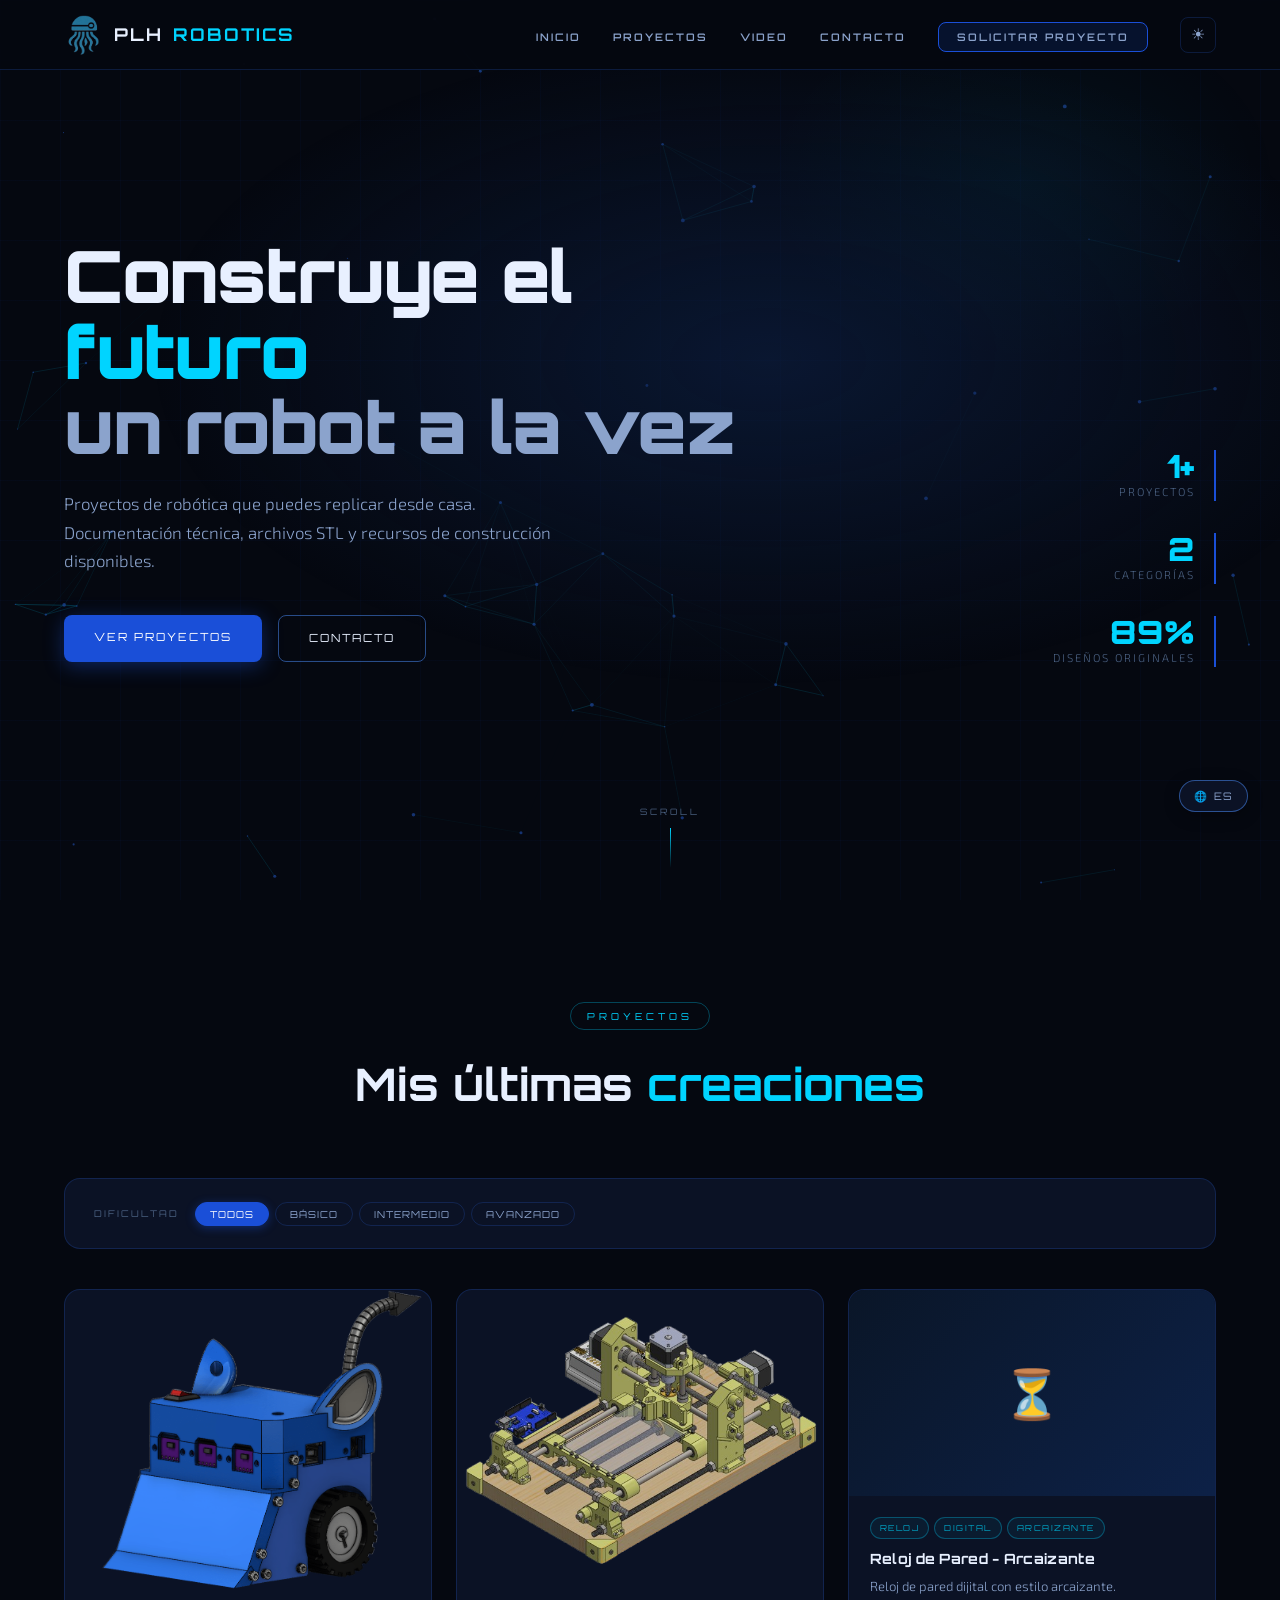
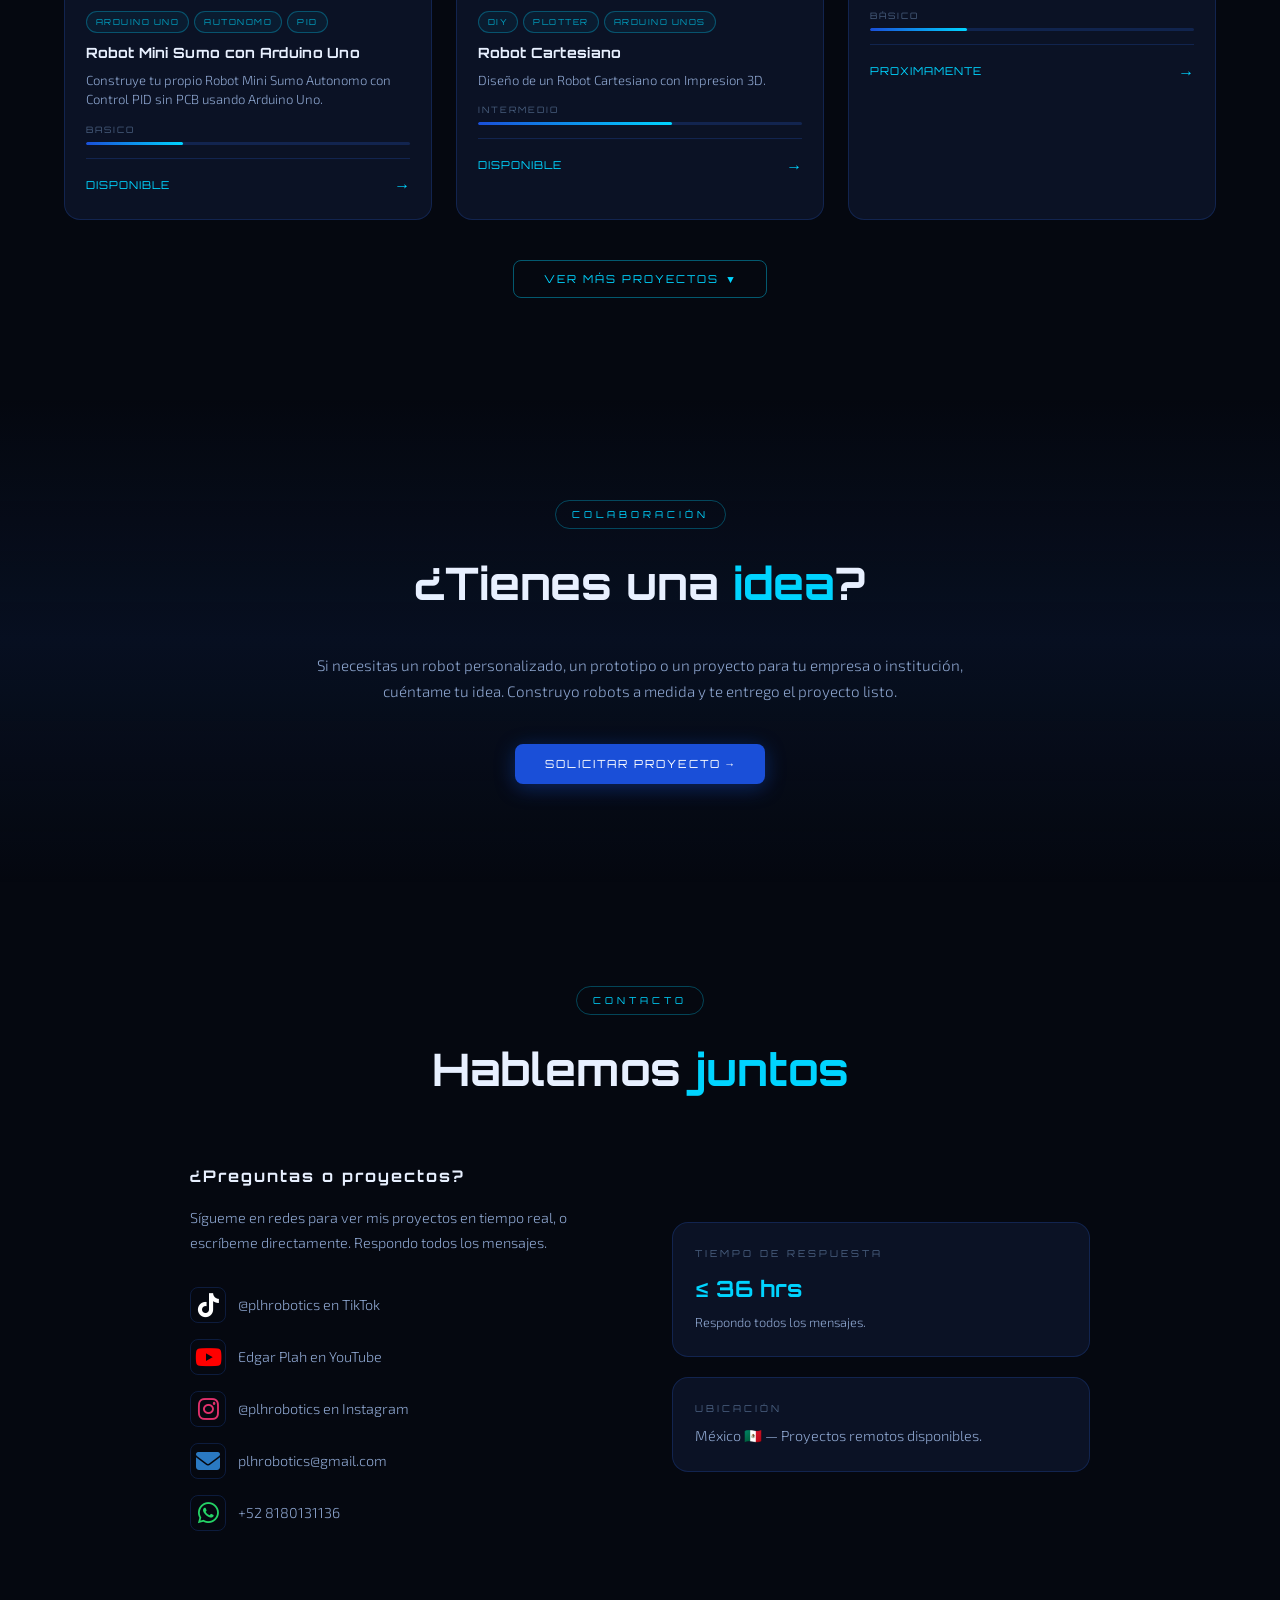
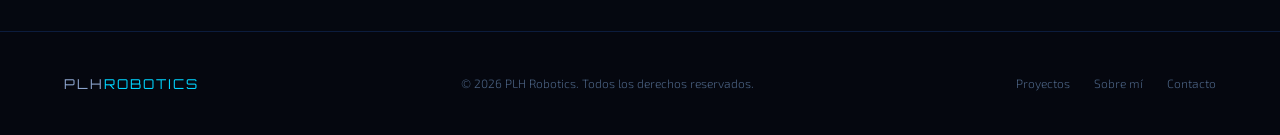
<file: index.html>
<!DOCTYPE html>
<html lang="es" data-theme="dark">

<head>
  <meta charset="UTF-8" />
  <meta name="viewport" content="width=device-width, initial-scale=1.0" />
  <meta name="description"
    content="PLH Robotics — Proyectos de robótica. Construye tus propios robots con nuestras guías, STL y listas de materiales." />
  <title>PLH Robotics — Robótica educativa</title>
  <link rel="stylesheet" href="css/style.css" />
  <link rel="stylesheet" href="https://cdnjs.cloudflare.com/ajax/libs/font-awesome/6.5.2/css/all.min.css">
</head>

<body>

  <!-- ══════ NAV ══════ -->
  <nav id="navbar">
    <a href="#inicio" class="nav-logo">
      <img src="images/logo.png" class="nav-logo-icon" alt="Logo">
      PLH<span>ROBOTICS</span>
    </a>
    <ul class="nav-links" id="nav-links">
      <li><a href="#inicio">Inicio</a></li>
      <li><a href="#projects">Proyectos</a></li>
      <li><a href="#ultimo-video">Video</a></li>
      <!-- <li><a href="#about">Sobre mí</a></li> -->
      <li><a href="#contact">Contacto</a></li>
      <li><a href="#solicitar" class="btn-nav">Solicitar proyecto</a></li>
      <div class="nav-right">
        <button class="theme-toggle" id="theme-toggle" aria-label="Cambiar tema">
          <span class="theme-icon">☀</span>
        </button>
      </div>
    </ul>
    <div class="hamburger" id="hamburger" aria-label="Menú" role="button">
      <span></span><span></span><span></span>
    </div>

  </nav>


  <!-- ══════ HERO ══════ -->
  <section class="hero" id="inicio">
    <canvas id="hero-canvas"></canvas>
    <div class="hero-bg"></div>

    <div class="hero-content">
      <!-- <div class="hero-tag">Robótica · Diseño · Electrónica · Programación</div>-->
      <h1>
        Construye el<br>
        <span class="accent">futuro</span><br>
        <span class="dim">un robot a la vez</span>
      </h1>
      <p>
        Proyectos de robótica que puedes replicar desde casa.
        Documentación técnica, archivos STL y recursos de construcción disponibles.
      </p>
      <div class="hero-btns">
        <a href="#projects" class="btn-primary">Ver proyectos</a>
        <a href="#contact" class="btn-secondary">Contacto</a>
      </div>
    </div>

    <div class="hero-stats">
      <div class="stat-item">
        <div class="stat-number" data-target="2" data-suffix="+">2</div>
        <div class="stat-label">Proyectos</div>
      </div>
      <div class="stat-item">
        <div class="stat-number" data-target="3" data-suffix="">3</div>
        <div class="stat-label">Categorías</div>
      </div>
      <div class="stat-item">
        <div class="stat-number" data-target="100" data-suffix="%">100%</div>
        <div class="stat-label">Diseños Originales</div>
      </div>
    </div>

    <div class="scroll-indicator">
      <span>Scroll</span>
      <div class="scroll-line"></div>
    </div>
  </section>


  <!-- ══════ PROJECTS ══════ -->
  <section id="projects">
    <div class="section-header reveal">
      <div class="section-tag">Proyectos</div>
      <h2 class="section-title">Mis últimas <span class="accent">creaciones</span></h2>
    </div>

    <!-- FILTROS -->
    <div class="filters-bar reveal">
      <!--
    <div class="filter-group">
      <span class="filter-label">Categoría</span>
      <div class="filter-chips" id="filter-cat">
        <button class="chip active" data-filter="cat" data-val="todos">Todos</button>
        <button class="chip" data-filter="cat" data-val="robot-sumo">Robot Sumo</button>
        <button class="chip" data-filter="cat" data-val="cnc">CNC</button>
        <button class="chip" data-filter="cat" data-val="brazo">Brazo Robótico</button>
        <button class="chip" data-filter="cat" data-val="seguidor">Seguidor de Línea</button>
        <button class="chip" data-filter="cat" data-val="exploracion">Exploración</button>
      </div>
    </div>
-->
      <div class="filter-group">
        <span class="filter-label">Dificultad</span>
        <div class="filter-chips" id="filter-diff">
          <button class="chip active" data-filter="diff" data-val="todos">Todos</button>
          <button class="chip" data-filter="diff" data-val="basico">Básico</button>
          <button class="chip" data-filter="diff" data-val="intermedio">Intermedio</button>
          <button class="chip" data-filter="diff" data-val="avanzado">Avanzado</button>
        </div>
      </div>
      <!--
    <div class="filter-group">
      <span class="filter-label">Costo (USD)</span>
      <div class="filter-chips" id="filter-cost">
        <button class="chip active" data-filter="cost" data-val="todos">Todos</button>
        <button class="chip" data-filter="cost" data-val="bajo">Menos de $50</button>
        <button class="chip" data-filter="cost" data-val="medio">$50–$150</button>
        <button class="chip" data-filter="cost" data-val="alto">Más de $150</button>
      </div>
    </div>
-->
    </div>

    <div class="no-results" id="no-results" style="display:none;">
      <div class="no-results-icon">🤖</div>
      <p>Oh vaya... ¿de verdad te crees capaz de construir proyectos avanzados?</p>
      <p>¿O solo estas aqui por curiosidad?</p>
      <p>Tranquil@, pronto subiré proyectos realmente complejos para descubrir si tienes el nivel para construirlos.</p>
      <button class="btn-toggle" id="reset-filters">Limpiar filtros</button>
    </div>

    <div class="projects-grid" id="projects-grid">

      <a href="projects/robot-mini-sumo--jerrm1.html" class="project-card" data-cat="robot-sumo" data-diff="basico"
        data-cost="medio">
        <div class="card-image"><img src="images/minisumo/miniSumo-isometrica.png" alt="Robot Mini Sumo"></div>
        <div class="card-body">
          <div class="card-tags">
            <span class="tag">Arduino Uno</span>
            <span class="tag">Autonomo</span>
            <span class="tag">PID</span>

          </div>
          <div class="card-title">Robot Mini Sumo con Arduino Uno</div>
          <div class="card-desc">Construye tu propio Robot Mini Sumo Autonomo con Control PID sin PCB usando Arduino Uno.
          </div>
          <div class="card-difficulty">
            <span class="diff-label">Basico</span>
            <div class="diff-bar">
              <div class="diff-fill" style="width:30%"></div>
            </div>
          </div>
          <div class="card-footer">
            <span class="card-cost">DISPONIBLE</span>
            <span class="card-arrow">→</span>
          </div>
        </div>
      </a>

      <a href="projects/robot-cartesiano-pik420.html" class="project-card" data-cat="cnc" data-diff="intermedio"
        data-cost="alto">
        <div class="card-image"><img src="images/pik420_v1/pik420-isometrica.png" alt="Robot Mini Sumo"></div>
        <div class="card-body">
          <div class="card-tags">
            <span class="tag">DIY</span>
            <span class="tag">Plotter</span>
            <span class="tag">Arduino Unos</span>
          </div>
          <div class="card-title">Robot Cartesiano</div>
          <div class="card-desc">Diseño de un Robot Cartesiano con Impresion 3D.</div>
          <div class="card-difficulty">
            <span class="diff-label">Intermedio</span>
            <div class="diff-bar">
              <div class="diff-fill" style="width:60%"></div>
            </div>
          </div>
          <div class="card-footer">
            <span class="card-cost">DISPONIBLE</span>
            <span class="card-arrow">→</span>
          </div>
        </div>
      </a>
      <!-- -->
      <!-- <a href="projects/reloj-arcaizante.html" class="project-card" data-cat="brazo" data-diff="basico" -->
      <a class="project-card" data-cat="brazo" data-diff="basico" data-cost="medio">
        <div class="card-image-placeholder">⏳</div>
        <div class="card-body">
          <div class="card-tags">
            <span class="tag">Reloj</span>
            <span class="tag">Digital</span>
            <span class="tag">Arcaizante</span>
          </div>
          <div class="card-title">Reloj de Pared - Arcaizante</div>
          <div class="card-desc">Reloj de pared dijital con estilo
            arcaizante.</div>
          <div class="card-difficulty">
            <span class="diff-label">Básico</span>
            <div class="diff-bar">
              <div class="diff-fill" style="width:30%"></div>
            </div>
          </div>
          <div class="card-footer">
            <span class="card-cost">PROXIMAMENTE</span>
            <span class="card-arrow">→</span>
          </div>
        </div>
      </a>

      <!-- <a href="projects/seguidor-linea.html" class="project-card" data-cat="seguidor" data-diff="basico" -->
      <a class="project-card" data-cat="seguidor" data-diff="intermedio" data-cost="bajo">
        <div class="card-image-placeholder">🛤️</div>
        <div class="card-body">
          <div class="card-tags">
            <span class="tag">Robot Hexapodo</span>
            <span class="tag">Bluetooth</span>
          </div>
          <div class="card-title">Mini Robot Hexapodo</div>
          <div class="card-desc">Robot hexapodo con 18 grados de libertad.
          </div>
          <div class="card-difficulty">
            <span class="diff-label">Intermedio</span>
            <div class="diff-bar">
              <div class="diff-fill" style="width:60%"></div>
            </div>
          </div>
          <div class="card-footer">
            <span class="card-cost">~PROXIMAMENTE</span>
            <span class="card-arrow">→</span>
          </div>
        </div>
      </a>

      <!-- <a href="projects/brazo-robotico.html" class="project-card" data-cat="exploracion" data-diff="intermedio" -->
      <a class="project-card" data-cat="exploracion" data-diff="intermedio" data-cost="medio">
        <div class="card-image-placeholder">🔬</div>
        <div class="card-body">
          <div class="card-tags">
            <span class="tag">Brazo</span>
            <span class="tag">Robotico</span>
          </div>
          <div class="card-title">Brazo Robotico - 4 DOF</div>
          <div class="card-desc">Brazo robotico con 4 grados de libertad.</div>
          <div class="card-difficulty">
            <span class="diff-label">Intermedio</span>
            <div class="diff-bar">
              <div class="diff-fill" style="width:65%"></div>
            </div>
          </div>
          <div class="card-footer">
            <span class="card-cost">PROXIMAMENTE</span>
            <span class="card-arrow">→</span>
          </div>
        </div>
      </a>

    </div>

    <div class="projects-toggle" id="projects-toggle">
      <button class="btn-toggle" id="toggle-projects">
        <span class="toggle-text">Ver más proyectos</span>
        <span class="toggle-icon">▼</span>
      </button>
    </div>
  </section>


  <!-- ══════ ÚLTIMO VIDEO ══════ 
  <section id="ultimo-video">
    <div class="section-header reveal">
      <div class="section-tag">YouTube</div>
      <h2 class="section-title">Último <span class="accent">video</span></h2>
    </div>

    <div class="video-wrap reveal">
      <div class="video-container">-->
  <!--
        INSTRUCCIONES: Reemplaza VIDEO_ID con el ID de tu video de YouTube.
        El ID es la parte después de "?v=" en la URL.
        Ejemplo: https://youtube.com/watch?v=dQw4w9WgXcQ → VIDEO_ID = dQw4w9WgXcQ
      -->
  <!--
        <iframe id="yt-embed" src="https://www.youtube.com/embed/dQw4w9WgXcQ" title="Último video de PLH Robotics"
          frameborder="0"
          allow="accelerometer; autoplay; clipboard-write; encrypted-media; gyroscope; picture-in-picture"
          allowfullscreen>
        </iframe>
      </div>
      <div class="video-info">
        <div class="video-tag">Nuevo video</div>
        <h3 class="video-title">JERR-1: Construí un Robot Sumo con Inteligencia Artificial</h3>
        <p class="video-desc">
          Cómo construí este robot sumo desde cero — los errores, los rediseños, el control PID
          explicado paso a paso, y cómo le integré un modelo de machine learning para detectar impactos.
        </p>
        <a href="https://youtube.com/@edgarplah1487?si=tU-ucgbrg3Q2rc78" target="_blank" rel="noopener"
          class="btn-secondary" style="display:inline-block;margin-top:1rem;">
          Ver canal completo →
        </a>
      </div>
    </div>
  </section>-->


  <!-- ══════ ABOUT ══════ 
  <section id="about">
    <div class="about-grid">

      <div class="about-image-wrap reveal">
        <div class="about-image-placeholder">👤</div>
        <div class="about-badge">
          <div class="badge-number">+3</div>
          <div class="badge-label">Años construyendo</div>
        </div>
      </div>
      
      <div class="about-content reveal">
        <div class="section-header">
          <div class="section-tag">Sobre mí</div>
          <h2 class="section-title">Hola, soy <span class="accent">Edgar</span></h2>
        </div>
        <p>Soy el creador de PLH Robotics. Diseño y construyo robots que combinan mecánica, electrónica e inteligencia
          artificial — y documento cada proceso para que tú también puedas replicarlos.</p>
        <p>Comencé en robótica por curiosidad, aprendiendo solo. Hoy cada proyecto que publico es también una guía:
          comparto los errores, las decisiones técnicas y el razonamiento detrás de cada componente.</p>
        <p>Actualmente estudio TinyML — machine learning corriendo directamente en microcontroladores.</p>
        <div class="skills-list">
          <span class="skill-chip">ESP32</span>
          <span class="skill-chip">Arduino</span>
          <span class="skill-chip">TinyML</span>
          <span class="skill-chip">Control PID</span>
          <span class="skill-chip">Diseño 3D</span>
          <span class="skill-chip">KiCad PCB</span>
          <span class="skill-chip">Edge Impulse</span>
          <span class="skill-chip">C/C++</span>
          <span class="skill-chip">Python</span>
        </div>
        <a href="#contact" class="btn-primary" style="display:inline-block;">Contáctame</a>
      </div>
    </div>
  </section>
-->

  <!-- ══════ SOLICITAR ══════ -->
  <section id="solicitar">
    <div class="solicitar-wrap reveal">
      <div class="section-header">
        <div class="section-tag">Colaboración</div>
        <h2 class="section-title">¿Tienes una <span class="accent">idea</span>?</h2>
      </div>
      <p>Si necesitas un robot personalizado, un prototipo o un proyecto para tu empresa o institución, cuéntame tu
        idea. Construyo robots a medida y te entrego el proyecto listo.</p>
      <button class="btn-primary" id="open-modal">Solicitar proyecto →</button>
    </div>
  </section>

  <!-- Modal solicitud -->
  <div class="modal-overlay" id="modal-overlay">
    <div class="modal">
      <button class="modal-close" id="close-modal">✕</button>
      <h3>Solicitar un proyecto</h3>
      <p class="subtitle">Cuéntame tu idea y te contactaré lo antes posible.</p>
      <form id="project-form" action="https://formspree.io/f/mdaoqnvk" method="POST">
        <input type="hidden" name="_subject" value="🤖 Nueva solicitud de proyecto — PLH Robotics" />
        <div class="form-group">
          <label for="nombre">Nombre</label>
          <input type="text" id="nombre" name="nombre" placeholder="Tu nombre completo" required />
        </div>
        <div class="form-group">
          <label for="email">Correo electrónico</label>
          <input type="email" id="email" name="email" placeholder="tu@correo.com" required />
        </div>
        <div class="form-group">
          <label for="tipo">Tipo de proyecto</label>
          <select id="tipo" name="tipo" required>
            <option value="" disabled selected>Selecciona una categoría</option>
            <option value="sumo">Robot sumo</option>
            <option value="seguidor">Seguidor de línea</option>
            <option value="brazo">Brazo robótico</option>
            <option value="automatizacion">Automatización</option>
            <option value="otro">Otro / No sé aún</option>
          </select>
        </div>
        <div class="form-group">
          <label for="presupuesto">Presupuesto aproximado (USD)</label>
          <select id="presupuesto" name="presupuesto">
            <option value="" disabled selected>Selecciona un rango</option>
            <option value="50-150">$50 – $150</option>
            <option value="150-400">$150 – $400</option>
            <option value="400-1000">$400 – $1,000</option>
            <option value="1000+">$1,000+</option>
            <option value="nd">No lo tengo definido</option>
          </select>
        </div>
        <div class="form-group">
          <label for="descripcion">Describe tu idea</label>
          <textarea id="descripcion" name="descripcion"
            placeholder="¿Qué quieres que haga el robot? ¿Para qué lo necesitas?" required></textarea>
        </div>
        <button type="submit" class="btn-primary" style="width:100%;justify-content:center;">Enviar solicitud →</button>
      </form>
      <div class="form-success" id="form-success">
        <div class="checkmark">✅</div>
        <h4>¡Solicitud enviada!</h4>
        <p style="color:var(--text-secondary);font-size:0.85rem;">Gracias por tu interés. Te contactaré en las próximas
          48 horas.</p>
      </div>
    </div>
  </div>


  <!-- ══════ CONTACT ══════ -->
  <section id="contact">
    <div class="section-header reveal">
      <div class="section-tag">Contacto</div>
      <h2 class="section-title">Hablemos <span class="accent">juntos</span></h2>
    </div>

    <div class="contact-grid">
      <div class="contact-info reveal">
        <h3>¿Preguntas o proyectos?</h3>
        <p>Sígueme en redes para ver mis proyectos en tiempo real, o escríbeme directamente. Respondo todos los
          mensajes.</p>
        <div class="contact-links">
          <a href="https://tiktok.com/@plhrobotics" target="_blank" rel="noopener" class="contact-link">
            <div class="contact-icon"><i class="fa-brands fa-tiktok"></i></div>
            <span>@plhrobotics en TikTok</span>
          </a>

          <a href="https://youtube.com/@edgarplah1487?si=tU-ucgbrg3Q2rc78" target="_blank" rel="noopener"
            class="contact-link">
            <div class="contact-icon"><i class="fa-brands fa-youtube"></i></div>
            <span>Edgar Plah en YouTube</span>
          </a>

          <a href="https://instagram.com/plhrobotics" target="_blank" rel="noopener" class="contact-link">
            <div class="contact-icon"><i class="fa-brands fa-instagram"></i></div>
            <span>@plhrobotics en Instagram</span>
          </a>

          <a href="mailto:plhrobotics@gmail.com" class="contact-link">
            <div class="contact-icon"><i class="fa-solid fa-envelope"></i></div>
            <span>plhrobotics@gmail.com</span>
          </a>
          <a href="https://wa.me/528180131136?text=Hola%20PLH%20Robotics,%20me%20interesa%20un%20proyecto"
            target="_blank" rel="noopener" class="contact-link">
            <div class="contact-icon">
              <i class="fa-brands fa-whatsapp"></i>
            </div>
            <span>+52 8180131136</span>
          </a>
        </div>
      </div>
      <div class="reveal" style="display:flex;flex-direction:column;justify-content:center;gap:1.2rem;">
        <div class="info-card">
          <p class="info-card-label">Tiempo de respuesta</p>
          <p class="info-card-value">≤ 36 hrs</p>
          <p class="info-card-sub">Respondo todos los mensajes.</p>
        </div>
        <div class="info-card">
          <p class="info-card-label">Ubicación</p>
          <p style="font-size:0.9rem;color:var(--text-secondary);">México 🇲🇽 — Proyectos remotos disponibles.</p>
        </div>
      </div>
    </div>
  </section>


  <!-- ══════ FOOTER ══════ -->
  <footer>
    <div class="footer-logo">PLH<span>ROBOTICS</span></div>
    <div class="footer-copy">© 2026 PLH Robotics. Todos los derechos reservados.</div>
    <div class="footer-links">
      <a href="#projects">Proyectos</a>
      <a href="#about">Sobre mí</a>
      <a href="#contact">Contacto</a>
    </div>
  </footer>

  <!-- Botón flotante TikTok 
  <a href="https://tiktok.com/@plhrobotics" target="_blank" rel="noopener" class="fab-tiktok" aria-label="TikTok">
    📱
  </a>-->

  <!-- ══════ GOOGLE TRANSLATE ══════ -->
  <div id="google_translate_element" style="display:none;"></div>

  <div class="lang-widget" id="lang-widget">
    <button class="lang-btn" id="lang-btn" aria-label="Cambiar idioma">
      🌐 <span id="lang-current">ES</span>
    </button>
    <div class="lang-dropdown" id="lang-dropdown">
      <div class="lang-dropdown-title">Seleccionar idioma</div>
      <button class="lang-option active" data-lang="es">🇲🇽 Español</button>
      <button class="lang-option" data-lang="en">🇺🇸 English</button>
      <button class="lang-option" data-lang="pt">🇧🇷 Português</button>
      <button class="lang-option" data-lang="fr">🇫🇷 Français</button>
      <button class="lang-option" data-lang="de">🇩🇪 Deutsch</button>
      <button class="lang-option" data-lang="ja">🇯🇵 日本語</button>
    </div>
  </div>

  <script type="text/javascript">
    function googleTranslateElementInit() {
      new google.translate.TranslateElement({
        pageLanguage: 'es',
        includedLanguages: 'en,pt,fr,de,ja,zh-CN,ko,ar,it',
        layout: google.translate.TranslateElement.InlineLayout.SIMPLE,
        autoDisplay: false
      }, 'google_translate_element');
    }
  </script>
  <script src="//translate.google.com/translate_a/element.js?cb=googleTranslateElementInit"></script>

  <script src="js/main.js"></script>
</body>

</html>
</file>
<file: css/style.css>
@import url('https://fonts.googleapis.com/css2?family=Orbitron:wght@400;600;700;900&family=Exo+2:ital,wght@0,300;0,400;0,600;1,300&display=swap');

/* ══════════════════════════════════════
   VARIABLES — DARK & LIGHT
══════════════════════════════════════ */
:root {
  --bg-black:      #050810;
  --bg-dark:       #080d1a;
  --bg-card:       #0b1225;
  --bg-card-hover: #0f1a35;
  --blue-deep:     #0a1628;
  --blue-mid:      #0d2147;
  --blue-accent:   #1a4fd8;
  --blue-bright:   #2d6ff5;
  --cyan:          #00d4ff;
  --cyan-dim:      #00a3c4;
  --text-primary:  #e8f0ff;
  --text-secondary:#8ba3cc;
  --text-dim:      #4a6080;
  --border:        rgba(45,111,245,0.2);
  --border-bright: rgba(77,143,255,0.5);
  --glow-blue:     0 0 20px rgba(45,111,245,0.4);
  --glow-cyan:     0 0 20px rgba(0,212,255,0.3);
  --font-display:  'Orbitron', monospace;
  --font-body:     'Exo 2', sans-serif;
  --radius:        8px;
  --radius-lg:     16px;
  --transition:    0.3s cubic-bezier(0.4,0,0.2,1);
  --diff-color:    #2d6ff5;
}

[data-theme="light"] {
  --bg-black:      #f0f4ff;
  --bg-dark:       #e4ecff;
  --bg-card:       #ffffff;
  --bg-card-hover: #eef3ff;
  --blue-deep:     #dce8ff;
  --blue-mid:      #c8d9ff;
  --blue-accent:   #1a4fd8;
  --blue-bright:   #2d6ff5;
  --cyan:          #0099cc;
  --cyan-dim:      #007aa3;
  --text-primary:  #0a1628;
  --text-secondary:#2d4a7a;
  --text-dim:      #6b88b0;
  --border:        rgba(45,111,245,0.15);
  --border-bright: rgba(45,111,245,0.4);
}

*, *::before, *::after { box-sizing: border-box; margin: 0; padding: 0; }
html { scroll-behavior: smooth; }

body {
  background-color: var(--bg-black);
  color: var(--text-primary);
  font-family: var(--font-body);
  font-weight: 300;
  line-height: 1.7;
  overflow-x: hidden;
  transition: background-color 0.4s, color 0.4s;
}

body::before {
  content: '';
  position: fixed;
  inset: 0;
  background-image:
    linear-gradient(rgba(26,79,216,0.04) 1px, transparent 1px),
    linear-gradient(90deg, rgba(26,79,216,0.04) 1px, transparent 1px);
  background-size: 60px 60px;
  pointer-events: none;
  z-index: 0;
}

/* ══════════════════════════════════════
   NAV
══════════════════════════════════════ */
nav {
  position: fixed;
  top: 0; left: 0; right: 0;
  z-index: 1000;
  display: flex;
  align-items: center;
  justify-content: space-between;
  padding: 0 5%;
  height: 70px;
  background: rgba(5,8,16,0.85);
  backdrop-filter: blur(20px);
  border-bottom: 1px solid var(--border);
  transition: background 0.3s;
}

[data-theme="light"] nav { background: rgba(240,244,255,0.9); }

nav.scrolled { box-shadow: 0 4px 30px rgba(0,0,0,0.3); }

.nav-logo {
  font-family: var(--font-display);
  font-size: 1.1rem;
  font-weight: 700;
  color: var(--text-primary);
  text-decoration: none;
  letter-spacing: 2px;
  display: flex;
  align-items: center;
  gap: 10px;
}
.nav-logo span { color: var(--cyan); }

.nav-logo-icon {
  width: 40px; height: 40px;
  /*border: 2px solid var(--blue-accent);
  border-radius: 6px;*/
  display: flex; align-items: center; justify-content: center;
  font-size: 0.85rem;
  color: var(--cyan);
}

.nav-links {
  display: flex;
  list-style: none;
  gap: 2rem;
  align-items: center;
}

.nav-links a {
  font-family: var(--font-display);
  font-size: 0.65rem;
  font-weight: 600;
  letter-spacing: 2px;
  color: var(--text-secondary);
  text-decoration: none;
  text-transform: uppercase;
  position: relative;
  transition: color var(--transition);
}
.nav-links a::after {
  content: '';
  position: absolute;
  bottom: -4px; left: 0;
  width: 0; height: 1px;
  background: var(--cyan);
  transition: width var(--transition);
}
.nav-links a:hover { color: var(--cyan); }
.nav-links a:hover::after { width: 100%; }

.btn-nav {
  font-family: var(--font-display);
  font-size: 0.62rem;
  letter-spacing: 2px;
  padding: 7px 18px;
  border: 1px solid var(--blue-accent);
  background: rgba(26,79,216,0.15);
  color: var(--text-primary);
  border-radius: var(--radius);
  text-decoration: none;
  transition: var(--transition);
}
.btn-nav:hover { background: var(--blue-accent); color: #fff; }

.nav-right { display: flex; align-items: center; gap: 12px; }

/* Theme toggle */
.theme-toggle {
  width: 36px; height: 36px;
  border: 1px solid var(--border);
  background: transparent;
  border-radius: var(--radius);
  cursor: pointer;
  color: var(--text-secondary);
  font-size: 1rem;
  display: flex; align-items: center; justify-content: center;
  transition: var(--transition);
}
.theme-toggle:hover { border-color: var(--cyan); color: var(--cyan); }

/* Hamburger */
.hamburger {
  display: none;
  flex-direction: column;
  gap: 5px;
  cursor: pointer;
  padding: 5px;
}
.hamburger span {
  display: block;
  width: 24px; height: 2px;
  background: var(--text-primary);
  border-radius: 2px;
  transition: var(--transition);
}
.hamburger.open span:nth-child(1) { transform: rotate(45deg) translate(5px,5px); }
.hamburger.open span:nth-child(2) { opacity: 0; }
.hamburger.open span:nth-child(3) { transform: rotate(-45deg) translate(5px,-5px); }

/* ══════════════════════════════════════
   HERO
══════════════════════════════════════ */
.hero {
  position: relative;
  min-height: 100vh;
  display: flex;
  align-items: center;
  padding: 0 5%;
  overflow: hidden;
  z-index: 1;
}

#hero-canvas {
  position: absolute;
  inset: 0;
  width: 100%; height: 100%;
  z-index: 0;
  opacity: 0.6;
}

.hero-bg {
  position: absolute;
  inset: 0;
  background:
    radial-gradient(ellipse 80% 60% at 60% 40%, rgba(13,33,71,0.6) 0%, transparent 60%),
    radial-gradient(ellipse 40% 40% at 80% 20%, rgba(0,212,255,0.05) 0%, transparent 50%);
  z-index: 0;
}

.hero-content {
  position: relative;
  z-index: 1;
  max-width: 700px;
}

.hero-tag {
  display: inline-flex;
  align-items: center;
  gap: 8px;
  font-family: var(--font-display);
  font-size: 0.65rem;
  letter-spacing: 3px;
  color: var(--cyan);
  text-transform: uppercase;
  margin-bottom: 1.5rem;
  opacity: 0;
  animation: fadeUp 0.8s 0.2s forwards;
}
.hero-tag::before { content: ''; width: 30px; height: 1px; background: var(--cyan); }

.hero h1 {
  font-family: var(--font-display);
  font-size: clamp(2.2rem,6vw,4.5rem);
  font-weight: 900;
  line-height: 1.05;
  letter-spacing: -1px;
  margin-bottom: 1.5rem;
  opacity: 0;
  animation: fadeUp 0.8s 0.4s forwards;
}
.hero h1 .accent { color: var(--cyan); }
.hero h1 .dim    { color: var(--text-secondary); }

.hero p {
  font-size: 1.05rem;
  color: var(--text-secondary);
  max-width: 520px;
  margin-bottom: 2.5rem;
  opacity: 0;
  animation: fadeUp 0.8s 0.6s forwards;
}

.hero-btns {
  display: flex;
  gap: 1rem;
  flex-wrap: wrap;
  opacity: 0;
  animation: fadeUp 0.8s 0.8s forwards;
}

.btn-primary {
  font-family: var(--font-display);
  font-size: 0.7rem;
  letter-spacing: 2px;
  padding: 13px 30px;
  background: var(--blue-accent);
  color: #fff;
  border: none;
  border-radius: var(--radius);
  cursor: pointer;
  text-decoration: none;
  text-transform: uppercase;
  transition: var(--transition);
  box-shadow: 0 4px 20px rgba(26,79,216,0.4);
  display: inline-block;
}
.btn-primary:hover {
  background: var(--blue-bright);
  transform: translateY(-2px);
  box-shadow: 0 8px 30px rgba(26,79,216,0.6);
}

.btn-secondary {
  font-family: var(--font-display);
  font-size: 0.7rem;
  letter-spacing: 2px;
  padding: 13px 30px;
  background: transparent;
  color: var(--text-primary);
  border: 1px solid var(--border-bright);
  border-radius: var(--radius);
  cursor: pointer;
  text-decoration: none;
  text-transform: uppercase;
  transition: var(--transition);
  display: inline-block;
}
.btn-secondary:hover {
  background: rgba(77,143,255,0.1);
  border-color: var(--cyan);
  color: var(--cyan);
  transform: translateY(-2px);
}

.hero-stats {
  position: absolute;
  right: 5%; top: 50%;
  transform: translateY(-50%);
  display: flex;
  flex-direction: column;
  gap: 2rem;
  opacity: 0;
  animation: fadeLeft 0.8s 1s forwards;
  z-index: 1;
}
.stat-item { text-align: right; border-right: 2px solid var(--blue-accent); padding-right: 1.2rem; }
.stat-number { font-family: var(--font-display); font-size: 2rem; font-weight: 900; color: var(--cyan); line-height: 1; }
.stat-label  { font-size: 0.7rem; letter-spacing: 2px; color: var(--text-dim); text-transform: uppercase; }

.scroll-indicator {
  position: absolute;
  bottom: 2rem; left: 50%;
  transform: translateX(-50%);
  display: flex; flex-direction: column; align-items: center; gap: 8px;
  opacity: 0;
  animation: fadeUp 0.8s 1.2s forwards;
  z-index: 1;
}
.scroll-indicator span { font-family: var(--font-display); font-size: 0.55rem; letter-spacing: 3px; color: var(--text-dim); text-transform: uppercase; }
.scroll-line { width: 1px; height: 40px; background: linear-gradient(to bottom, var(--cyan), transparent); animation: scrollPulse 2s ease-in-out infinite; }

/* ══════════════════════════════════════
   SECTIONS
══════════════════════════════════════ */
section { position: relative; z-index: 1; padding: 100px 5%; }

.section-header { text-align: center; margin-bottom: 3.5rem; }
.section-tag {
  display: inline-block;
  font-family: var(--font-display);
  font-size: 0.6rem;
  letter-spacing: 4px;
  color: var(--cyan);
  text-transform: uppercase;
  margin-bottom: 1rem;
  padding: 5px 16px;
  border: 1px solid rgba(0,212,255,0.3);
  border-radius: 20px;
}
.section-title { font-family: var(--font-display); font-size: clamp(1.8rem,4vw,2.8rem); font-weight: 700; }
.section-title .accent { color: var(--cyan); }

/* ══════════════════════════════════════
   FILTERS
══════════════════════════════════════ */
.filters-bar {
  background: var(--bg-card);
  border: 1px solid var(--border);
  border-radius: var(--radius-lg);
  padding: 1.4rem 1.8rem;
  margin-bottom: 2.5rem;
  display: flex;
  flex-direction: column;
  gap: 1.2rem;
}

.filter-group { display: flex; align-items: center; gap: 1rem; flex-wrap: wrap; }

.filter-label {
  font-family: var(--font-display);
  font-size: 0.58rem;
  letter-spacing: 2px;
  text-transform: uppercase;
  color: var(--text-dim);
  min-width: 80px;
  flex-shrink: 0;
}

.filter-chips { display: flex; flex-wrap: wrap; gap: 6px; }

.chip {
  font-family: var(--font-display);
  font-size: 0.6rem;
  letter-spacing: 1px;
  padding: 5px 14px;
  border: 1px solid var(--border);
  border-radius: 20px;
  background: transparent;
  color: var(--text-secondary);
  cursor: pointer;
  transition: var(--transition);
  text-transform: uppercase;
}
.chip:hover { border-color: var(--blue-accent); color: var(--cyan); }
.chip.active {
  background: var(--blue-accent);
  border-color: var(--blue-accent);
  color: #fff;
  box-shadow: 0 2px 10px rgba(26,79,216,0.4);
}

/* No results */
.no-results {
  text-align: center;
  padding: 3rem;
  color: var(--text-secondary);
}
.no-results-icon { font-size: 3rem; margin-bottom: 1rem; }
.no-results p { margin-bottom: 1.5rem; }

/* ══════════════════════════════════════
   PROJECTS GRID
══════════════════════════════════════ */
.projects-grid {
  display: grid;
  grid-template-columns: repeat(3,1fr);
  gap: 1.5rem;
  margin-bottom: 2.5rem;
}

.project-card {
  background: var(--bg-card);
  border: 1px solid var(--border);
  border-radius: var(--radius-lg);
  overflow: hidden;
  text-decoration: none;
  color: inherit;
  display: block;
  transition: var(--transition);
  position: relative;
  opacity: 0;
  transform: translateY(20px);
}
.project-card.visible { opacity: 1; transform: translateY(0); transition: opacity 0.5s, transform 0.5s; }
.project-card.filtered-out { display: none; }

.project-card::before {
  content: '';
  position: absolute;
  inset: 0;
  background: linear-gradient(135deg,rgba(26,79,216,0.08),transparent 60%);
  opacity: 0;
  transition: opacity var(--transition);
  border-radius: var(--radius-lg);
}
.project-card:hover {
  border-color: var(--border-bright);
  transform: translateY(-6px);
  box-shadow: 0 20px 50px rgba(0,0,0,0.4), var(--glow-blue);
  background: var(--bg-card-hover);
}
.project-card:hover::before { opacity: 1; }

.card-image-placeholder {
  width: 100%;
  aspect-ratio: 16/9;
  background: linear-gradient(135deg,var(--blue-deep),var(--blue-mid));
  display: flex; align-items: center; justify-content: center;
  font-size: 3rem;
  color: var(--blue-accent);
}
.card-image { width: 100%; aspect-ratio: 16/9; object-fit: cover; display: block; }

.card-body { padding: 1.3rem; position: relative; z-index: 2; }

.card-tags { display: flex; flex-wrap: wrap; gap: 5px; margin-bottom: 0.7rem; }
.tag {
  font-family: var(--font-display);
  font-size: 0.52rem;
  letter-spacing: 1.5px;
  padding: 3px 9px;
  border-radius: 20px;
  border: 1px solid rgba(0,212,255,0.3);
  color: var(--cyan-dim);
  background: rgba(0,212,255,0.05);
  text-transform: uppercase;
}

.card-title { font-family: var(--font-display); font-size: 0.88rem; font-weight: 700; letter-spacing: 0.3px; color: var(--text-primary); margin-bottom: 0.5rem; line-height: 1.3; }

.card-desc { font-size: 0.82rem; color: var(--text-secondary); line-height: 1.5; display: -webkit-box; -webkit-line-clamp: 2; -webkit-box-orient: vertical; overflow: hidden; margin-bottom: 0.8rem; }

/* Difficulty bar */
.card-difficulty { margin-bottom: 0.8rem; }
.diff-label { font-family: var(--font-display); font-size: 0.55rem; letter-spacing: 2px; color: var(--text-dim); text-transform: uppercase; display: block; margin-bottom: 4px; }
.diff-bar { height: 3px; background: var(--border); border-radius: 2px; overflow: hidden; }
.diff-fill { height: 100%; background: linear-gradient(90deg,var(--blue-accent),var(--cyan)); border-radius: 2px; transition: width 0.8s ease; }

.card-footer { display: flex; align-items: center; justify-content: space-between; padding-top: 0.8rem; border-top: 1px solid var(--border); }
.card-cost { font-family: var(--font-display); font-size: 0.68rem; color: var(--cyan); letter-spacing: 1px; }
.card-arrow { color: var(--cyan); font-size: 1rem; transition: transform var(--transition); }
.project-card:hover .card-arrow { transform: translateX(4px); }

/* Hidden / toggle */
.project-card.extra-hidden { display: none; }

.projects-toggle { text-align: center; margin-top: 1rem; }
.btn-toggle {
  font-family: var(--font-display);
  font-size: 0.68rem;
  letter-spacing: 2px;
  padding: 11px 30px;
  background: transparent;
  color: var(--cyan);
  border: 1px solid rgba(0,212,255,0.4);
  border-radius: var(--radius);
  cursor: pointer;
  text-transform: uppercase;
  transition: var(--transition);
  display: inline-flex;
  align-items: center;
  gap: 8px;
}
.btn-toggle:hover { background: rgba(0,212,255,0.08); border-color: var(--cyan); box-shadow: var(--glow-cyan); }

/* ══════════════════════════════════════
   ÚLTIMO VIDEO
══════════════════════════════════════ */
#ultimo-video { background: linear-gradient(180deg,transparent,rgba(10,22,40,0.4),transparent); }

.video-wrap {
  display: grid;
  grid-template-columns: 1.4fr 1fr;
  gap: 3.5rem;
  align-items: center;
  max-width: 1100px;
  margin: 0 auto;
}

.video-container {
  position: relative;
  width: 100%;
  aspect-ratio: 16/9;
  border-radius: var(--radius-lg);
  overflow: hidden;
  border: 1px solid var(--border);
  box-shadow: 0 20px 60px rgba(0,0,0,0.4), var(--glow-blue);
}
.video-container iframe { position: absolute; inset: 0; width: 100%; height: 100%; }

.video-tag {
  font-family: var(--font-display);
  font-size: 0.58rem;
  letter-spacing: 3px;
  color: var(--cyan);
  text-transform: uppercase;
  margin-bottom: 1rem;
  display: flex;
  align-items: center;
  gap: 8px;
}
.video-tag::before { content: ''; display: inline-block; width: 8px; height: 8px; border-radius: 50%; background: #ff4444; animation: blink 1.5s ease-in-out infinite; }

.video-title { font-family: var(--font-display); font-size: 1.05rem; font-weight: 700; line-height: 1.3; margin-bottom: 1rem; color: var(--text-primary); }
.video-desc { font-size: 0.88rem; color: var(--text-secondary); line-height: 1.6; }

/* ══════════════════════════════════════
   ABOUT
══════════════════════════════════════ */
#about { background: linear-gradient(180deg,transparent,rgba(10,22,40,0.5),transparent); }

.about-grid { display: grid; grid-template-columns: 1fr 1.4fr; gap: 5rem; align-items: center; }

.about-image-wrap { position: relative; }
.about-image-placeholder {
  width: 100%; aspect-ratio: 3/4;
  border-radius: var(--radius-lg);
  border: 1px solid var(--border);
  background: linear-gradient(135deg,var(--blue-deep),var(--blue-mid));
  display: flex; align-items: center; justify-content: center;
  font-size: 5rem; color: var(--blue-accent);
}
.about-image { width: 100%; aspect-ratio: 3/4; object-fit: cover; border-radius: var(--radius-lg); border: 1px solid var(--border); display: block; }

.about-image-wrap::before {
  content: '';
  position: absolute;
  top: -12px; left: -12px;
  width: 60%; height: 60%;
  border-top: 2px solid var(--cyan);
  border-left: 2px solid var(--cyan);
  border-radius: 6px 0 0 0;
  opacity: 0.5;
}
.about-image-wrap::after {
  content: '';
  position: absolute;
  bottom: -12px; right: -12px;
  width: 60%; height: 60%;
  border-bottom: 2px solid var(--blue-accent);
  border-right: 2px solid var(--blue-accent);
  border-radius: 0 0 6px 0;
  opacity: 0.5;
}

.about-badge {
  position: absolute;
  bottom: 1.5rem; right: -1.5rem;
  background: var(--bg-card);
  border: 1px solid var(--border-bright);
  border-radius: var(--radius);
  padding: 1rem 1.2rem;
  box-shadow: var(--glow-blue);
}
.badge-number { font-family: var(--font-display); font-size: 1.8rem; font-weight: 900; color: var(--cyan); line-height: 1; }
.badge-label  { font-size: 0.65rem; letter-spacing: 2px; color: var(--text-dim); text-transform: uppercase; }

.about-content .section-header { text-align: left; margin-bottom: 1.5rem; }
.about-content p { color: var(--text-secondary); margin-bottom: 1.2rem; font-size: 0.95rem; }

.skills-list { display: flex; flex-wrap: wrap; gap: 8px; margin: 1.5rem 0 2rem; }
.skill-chip {
  font-family: var(--font-display);
  font-size: 0.58rem;
  letter-spacing: 1.5px;
  padding: 5px 12px;
  background: rgba(26,79,216,0.12);
  border: 1px solid var(--border);
  border-radius: 4px;
  color: var(--text-secondary);
  text-transform: uppercase;
  transition: var(--transition);
}
.skill-chip:hover { border-color: var(--cyan); color: var(--cyan); background: rgba(0,212,255,0.06); }

/* ══════════════════════════════════════
   SOLICITAR / MODAL
══════════════════════════════════════ */
#solicitar { background: linear-gradient(180deg,transparent,rgba(13,33,71,0.3),transparent); }
.solicitar-wrap { max-width: 700px; margin: 0 auto; text-align: center; }
.solicitar-wrap .section-header { margin-bottom: 2rem; }
.solicitar-wrap p { color: var(--text-secondary); margin-bottom: 2.5rem; font-size: 0.95rem; }

.modal-overlay {
  position: fixed;
  inset: 0;
  background: rgba(0,0,0,0.85);
  backdrop-filter: blur(8px);
  z-index: 2000;
  display: flex; align-items: center; justify-content: center;
  padding: 1rem;
  opacity: 0; pointer-events: none;
  transition: opacity var(--transition);
}
.modal-overlay.open { opacity: 1; pointer-events: all; }

.modal {
  background: var(--bg-card);
  border: 1px solid var(--border-bright);
  border-radius: var(--radius-lg);
  padding: 2.5rem;
  width: 100%; max-width: 580px;
  max-height: 90vh; overflow-y: auto;
  position: relative;
  transform: translateY(20px);
  transition: transform var(--transition);
  box-shadow: 0 30px 80px rgba(0,0,0,0.7), var(--glow-blue);
}
.modal-overlay.open .modal { transform: translateY(0); }

.modal-close { position: absolute; top: 1.2rem; right: 1.2rem; background: none; border: none; color: var(--text-dim); font-size: 1.4rem; cursor: pointer; transition: color var(--transition); line-height: 1; }
.modal-close:hover { color: var(--cyan); }

.modal h3 { font-family: var(--font-display); font-size: 1rem; letter-spacing: 2px; color: var(--text-primary); margin-bottom: 0.5rem; }
.modal p.subtitle { font-size: 0.85rem; color: var(--text-secondary); margin-bottom: 2rem; }

.form-group { margin-bottom: 1.3rem; text-align: left; }
.form-group label { display: block; font-family: var(--font-display); font-size: 0.6rem; letter-spacing: 2px; color: var(--text-secondary); text-transform: uppercase; margin-bottom: 6px; }
.form-group input,
.form-group select,
.form-group textarea {
  width: 100%; padding: 10px 14px;
  background: rgba(255,255,255,0.04);
  border: 1px solid var(--border);
  border-radius: var(--radius);
  color: var(--text-primary);
  font-family: var(--font-body);
  font-size: 0.9rem;
  transition: border-color var(--transition);
  outline: none;
}
[data-theme="light"] .form-group input,
[data-theme="light"] .form-group select,
[data-theme="light"] .form-group textarea { background: rgba(0,0,0,0.03); }

.form-group input:focus,
.form-group select:focus,
.form-group textarea:focus { border-color: var(--blue-accent); box-shadow: 0 0 0 3px rgba(26,79,216,0.15); }
.form-group textarea { min-height: 100px; resize: vertical; }
.form-group select option { background: var(--bg-card); color: var(--text-primary); }

.form-success { text-align: center; padding: 2rem 0; display: none; }
.form-success .checkmark { font-size: 3rem; margin-bottom: 1rem; }
.form-success h4 { font-family: var(--font-display); color: var(--cyan); margin-bottom: 0.5rem; }

/* ══════════════════════════════════════
   CONTACT
══════════════════════════════════════ */
.contact-grid { display: grid; grid-template-columns: 1fr 1fr; gap: 4rem; max-width: 900px; margin: 0 auto; }

.contact-info h3 { font-family: var(--font-display); font-size: 1rem; letter-spacing: 2px; margin-bottom: 1rem; }
.contact-info p  { color: var(--text-secondary); font-size: 0.9rem; margin-bottom: 2rem; }

.contact-links { display: flex; flex-direction: column; gap: 1rem; }
.contact-link { display: flex; align-items: center; gap: 12px; color: var(--text-secondary); text-decoration: none; font-size: 0.9rem; transition: color var(--transition); }
.contact-link:hover { color: var(--cyan); }
.contact-icon { width: 36px; height: 36px; border: 1px solid var(--border); border-radius: var(--radius); display: flex; align-items: center; justify-content: center; font-size: 1rem; transition: var(--transition); flex-shrink: 0; }
.contact-link:hover .contact-icon { border-color: var(--cyan); background: rgba(0,212,255,0.08); }

.info-card { background: var(--bg-card); border: 1px solid var(--border); border-radius: var(--radius-lg); padding: 1.4rem; }
.info-card-label { font-family: var(--font-display); font-size: 0.6rem; letter-spacing: 3px; color: var(--text-dim); text-transform: uppercase; margin-bottom: 0.5rem; }
.info-card-value { font-family: var(--font-display); font-size: 1.4rem; color: var(--cyan); font-weight: 700; margin-bottom: 0.3rem; }
.info-card-sub  { font-size: 0.8rem; color: var(--text-secondary); }

/* ══════════════════════════════════════
   FOOTER
══════════════════════════════════════ */
footer {
  position: relative; z-index: 1;
  border-top: 1px solid var(--border);
  padding: 2.5rem 5%;
  display: flex; align-items: center; justify-content: space-between; flex-wrap: wrap; gap: 1rem;
  background: rgba(5,8,16,0.8);
}
[data-theme="light"] footer { background: rgba(240,244,255,0.8); }

.footer-logo { font-family: var(--font-display); font-size: 0.85rem; letter-spacing: 2px; color: var(--text-secondary); }
.footer-logo span { color: var(--cyan); }
.footer-copy  { font-size: 0.75rem; color: var(--text-dim); }
.footer-links { display: flex; gap: 1.5rem; }
.footer-links a { font-size: 0.75rem; color: var(--text-dim); text-decoration: none; transition: color var(--transition); }
.footer-links a:hover { color: var(--cyan); }

/* ══════════════════════════════════════
   FAB TIKTOK
══════════════════════════════════════ */
.fab-tiktok {
  position: fixed;
  bottom: 2rem; right: 2rem;
  width: 52px; height: 52px;
  background: var(--blue-accent);
  border-radius: 50%;
  display: flex; align-items: center; justify-content: center;
  font-size: 1.4rem;
  text-decoration: none;
  box-shadow: 0 4px 20px rgba(26,79,216,0.5);
  z-index: 900;
  transition: var(--transition);
}
.fab-tiktok:hover { transform: translateY(-3px) scale(1.05); box-shadow: 0 8px 30px rgba(26,79,216,0.7); }

/* ══════════════════════════════════════
   ANIMATIONS
══════════════════════════════════════ */
@keyframes fadeUp   { from { opacity:0; transform:translateY(30px); } to { opacity:1; transform:translateY(0); } }
@keyframes fadeLeft { from { opacity:0; transform:translateX(30px); } to { opacity:1; transform:translateX(0); } }
@keyframes scrollPulse { 0%,100% { opacity:0.3; transform:scaleY(1); } 50% { opacity:1; transform:scaleY(1.2); } }
@keyframes blink { 0%,100% { opacity:1; } 50% { opacity:0.3; } }

.reveal { opacity:0; transform:translateY(40px); transition:opacity 0.7s ease,transform 0.7s ease; }
.reveal.visible { opacity:1; transform:translateY(0); }



/* ══════════════════════════════════════
   Colores para logo del contacto
══════════════════════════════════════ */
.contact-icon i {
  font-size: 24px;
}

.fa-tiktok {
  color: #fff;
}

.fa-youtube {
  color: #ff0000;
}

.fa-instagram {
  color: #e1306c;
}

.fa-envelope {
  color: #2a79c2;
}

.fa-whatsapp {
  color: #25d366;
}

/* ══════════════════════════════════════
   Imagenes para los proyectos que he creado
══════════════════════════════════════ */
.card-image {
  width: 100%;
  height: 300px;
  overflow: hidden;
}

.card-image img {
  width: 100%;
  height: 100%;

  object-fit: contain;
  display: block;

  transition: transform 0.4s ease;

  border-top-left-radius: 12px;
  border-top-right-radius: 12px;
}

.project-card:hover .card-image img {
  transform: scale(1.08);
}

/* ══════════════════════════════════════
   RESPONSIVE
══════════════════════════════════════ */
@media (max-width:900px) {
  .nav-links { display:none; }
  .hamburger { display:flex; }

  .nav-links.mobile-open {
    display:flex; flex-direction:column;
    position:fixed; top:70px; left:0; right:0;
    background:rgba(5,8,16,0.98);
    border-bottom:1px solid var(--border);
    padding:2rem 5%; gap:1.8rem; z-index:999;
  }
  [data-theme="light"] .nav-links.mobile-open { background:rgba(240,244,255,0.98); }

  .hero-stats { display:none; }
  .projects-grid { grid-template-columns:1fr; }
  .about-grid { grid-template-columns:1fr; gap:3rem; }
  .about-badge { right:0; }
  .contact-grid { grid-template-columns:1fr; gap:2.5rem; }
  .video-wrap { grid-template-columns:1fr; }
  footer { flex-direction:column; text-align:center; }
  section { padding:70px 5%; }

  .filter-group { flex-direction:column; align-items:flex-start; }
  .filter-label { min-width:auto; }
}

@media (max-width:480px) {
  .hero { padding-top:90px; min-height:auto; padding-bottom:80px; }
  .hero-btns { flex-direction:column; }
  .modal { padding:1.8rem 1.2rem; }
  .fab-tiktok { bottom:1.2rem; right:1.2rem; }
}

/* ══════════════════════════════════════
   LANG WIDGET (index)
══════════════════════════════════════ */
.lang-widget {
  position: fixed;
  bottom: 5.5rem;
  right: 2rem;
  z-index: 900;
}
.lang-btn {
  display: flex;
  align-items: center;
  gap: 6px;
  padding: 8px 14px;
  background: var(--bg-card);
  border: 1px solid var(--border-bright);
  border-radius: 20px;
  color: var(--text-secondary);
  font-family: var(--font-display);
  font-size: 0.65rem;
  letter-spacing: 1px;
  cursor: pointer;
  transition: var(--transition);
  box-shadow: 0 4px 16px rgba(0,0,0,0.3);
}
.lang-btn:hover { border-color: var(--cyan); color: var(--cyan); }

.lang-dropdown {
  position: absolute;
  bottom: calc(100% + 8px);
  right: 0;
  background: var(--bg-card);
  border: 1px solid var(--border-bright);
  border-radius: var(--radius-lg);
  padding: 0.6rem;
  min-width: 180px;
  box-shadow: 0 16px 40px rgba(0,0,0,0.5);
  display: none;
  flex-direction: column;
  gap: 2px;
}
.lang-dropdown.open { display: flex; }

.lang-dropdown-title {
  font-family: var(--font-display);
  font-size: 0.55rem;
  letter-spacing: 3px;
  color: var(--text-dim);
  text-transform: uppercase;
  padding: 4px 10px 8px;
  border-bottom: 1px solid var(--border);
  margin-bottom: 4px;
}
.lang-option {
  display: flex;
  align-items: center;
  gap: 8px;
  padding: 8px 10px;
  background: none;
  border: none;
  border-radius: var(--radius);
  color: var(--text-secondary);
  font-family: var(--font-body);
  font-size: 0.85rem;
  cursor: pointer;
  text-align: left;
  transition: var(--transition);
  width: 100%;
}
.lang-option:hover { background: rgba(0,212,255,0.08); color: var(--cyan); }
.lang-option.active { color: var(--cyan); background: rgba(0,212,255,0.08); }

/* Ocultar barra de Google Translate */
.goog-te-banner-frame { display: none !important; }
body { top: 0 !important; }
.goog-te-gadget { display: none !important; }

@media (max-width: 480px) {
  .lang-widget { bottom: 5rem; right: 1.2rem; }
}
</file>
